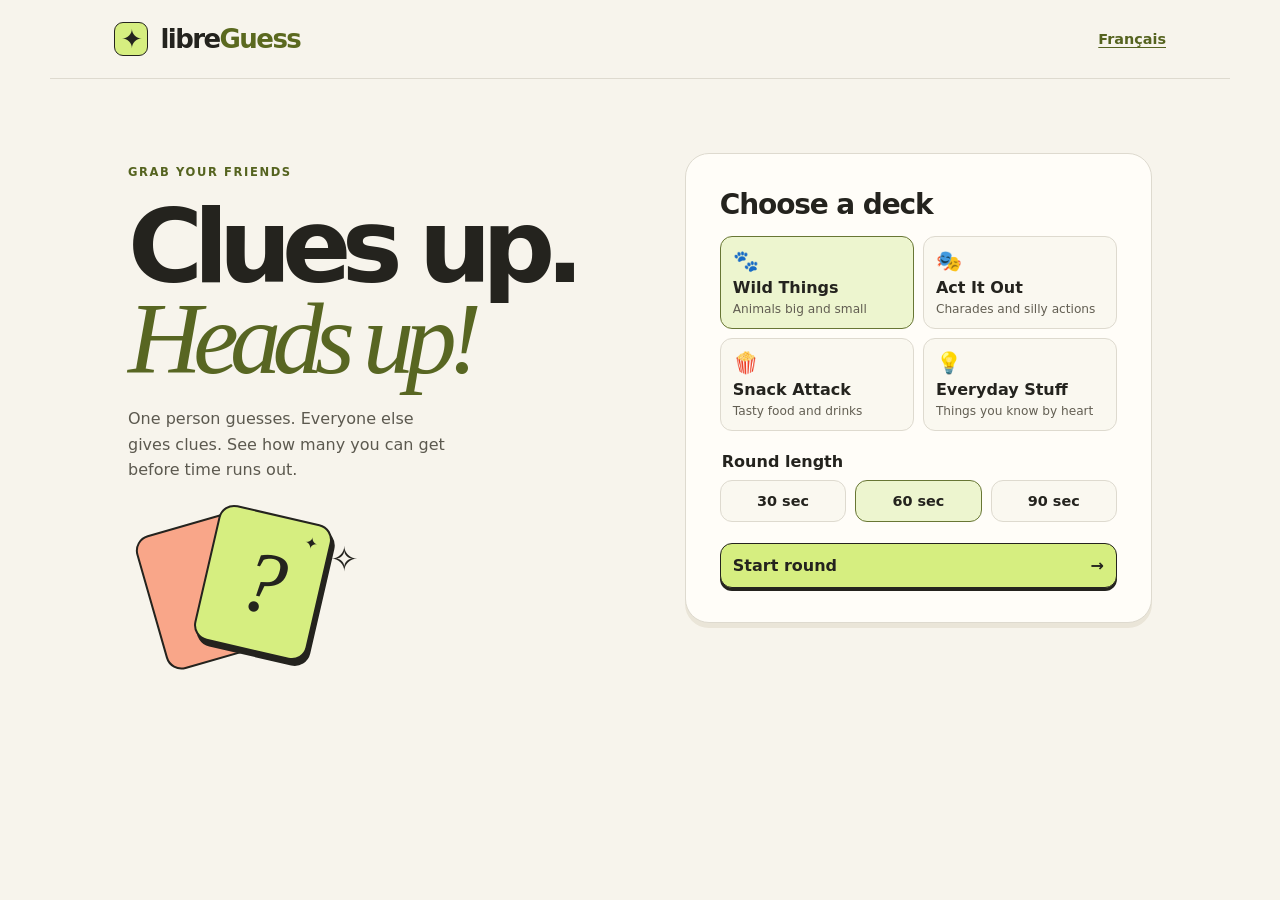
<file: libreGuess/index.html>
<!doctype html>
<html lang="en">
<head>
  <meta charset="utf-8">
  <meta name="viewport" content="width=device-width, initial-scale=1">
  <meta name="theme-color" content="#f7f4ec">
  <title>libreGuess · The party guessing game</title>
  <link rel="stylesheet" href="style.css">
  <script src="game.js" defer></script>
</head>
<body>
  <header class="top"><a class="brand" href="index.html"><span class="logo">✦</span> libre<span>Guess</span></a><a class="language" href="fr.html" lang="fr" hreflang="fr">Français</a></header>
  <main>
    <section id="setup" class="setup">
      <div class="intro">
        <div class="eyebrow">GRAB YOUR FRIENDS</div>
        <h1>Clues up.<br><em>Heads up!</em></h1>
        <p>One person guesses. Everyone else gives clues. See how many you can get before time runs out.</p>
        <div class="art" aria-hidden="true"><div class="paper back"></div><div class="paper front"><b>?</b><span>✦</span></div><span class="spark">✧</span></div>
      </div>
      <div class="settings">
        <h2>Choose a deck</h2>
        <div id="decks" class="decks" role="group" aria-label="Deck"></div>
        <fieldset><legend>Round length</legend>
          <div class="times">
            <label><input type="radio" name="duration" value="30"><span>30 sec</span></label>
            <label><input type="radio" name="duration" value="60" checked><span>60 sec</span></label>
            <label><input type="radio" name="duration" value="90"><span>90 sec</span></label>
          </div>
        </fieldset>
        <button class="primary" id="start">Start round <span aria-hidden="true">→</span></button>
      </div>
    </section>
    <section id="ready" class="stage" hidden>
      <div class="eyebrow">GET READY</div>
      <h2 tabindex="-1">Hold it up!</h2>
      <p>Hold the screen against your forehead, facing your friends. They can describe or act out the word without saying it.</p>
      <p>Tap <strong>Got it</strong> or <strong>Pass</strong>, or use the right and left arrow keys. You can also enable tilt on a supported phone and hold it upright.</p>
      <div class="actions"><button id="back">Back</button><button id="tilt" aria-pressed="false">Enable tilt</button><button id="go" class="primary">Go!</button></div>
      <p id="tilt-status" role="status"></p>
    </section>
    <section id="round" class="stage" hidden>
      <div class="round-top"><span id="deck-name"></span><time id="timer"></time><span id="score"></span></div>
      <div class="prompt"><h2 id="word" tabindex="-1" aria-live="polite"></h2></div>
      <div class="actions"><button id="pass">← Pass</button><button id="correct" class="primary">Got it →</button></div>
      <button id="end" class="text-button">End round</button>
    </section>
    <section id="results" class="stage" hidden>
      <div class="eyebrow">ROUND COMPLETE</div>
      <h2 tabindex="-1" id="total"></h2>
      <p id="summary"></p>
      <ul id="history"></ul>
      <div class="actions"><button id="home">Change deck</button><button id="again" class="primary">Play again →</button></div>
    </section>
  </main>
</body>
</html>
</file>
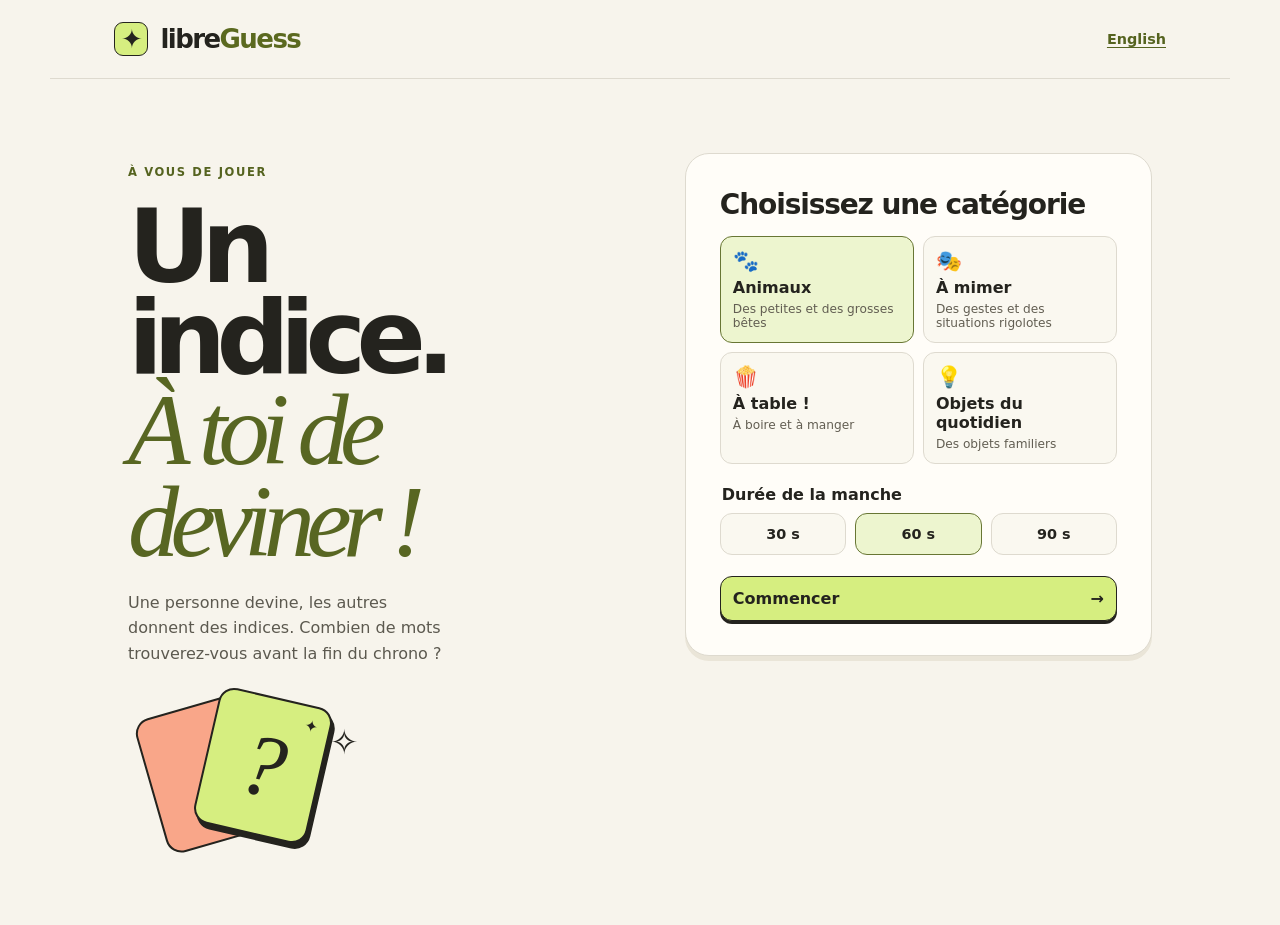
<file: libreGuess/fr.html>
<!doctype html>
<html lang="fr">
<head>
  <meta charset="utf-8">
  <meta name="viewport" content="width=device-width, initial-scale=1">
  <meta name="theme-color" content="#f7f4ec">
  <title>libreGuess · Le jeu de devinettes entre amis</title>
  <link rel="stylesheet" href="style.css">
  <script src="game.js" defer></script>
</head>
<body>
  <header class="top"><a class="brand" href="fr.html"><span class="logo">✦</span> libre<span>Guess</span></a><a class="language" href="index.html" lang="en" hreflang="en">English</a></header>
  <main>
    <section id="setup" class="setup">
      <div class="intro">
        <div class="eyebrow">À VOUS DE JOUER</div>
        <h1>Un indice.<br><em>À toi de deviner !</em></h1>
        <p>Une personne devine, les autres donnent des indices. Combien de mots trouverez-vous avant la fin du chrono ?</p>
        <div class="art" aria-hidden="true"><div class="paper back"></div><div class="paper front"><b>?</b><span>✦</span></div><span class="spark">✧</span></div>
      </div>
      <div class="settings">
        <h2>Choisissez une catégorie</h2>
        <div id="decks" class="decks" role="group" aria-label="Catégorie"></div>
        <fieldset><legend>Durée de la manche</legend>
          <div class="times">
            <label><input type="radio" name="duration" value="30"><span>30 s</span></label>
            <label><input type="radio" name="duration" value="60" checked><span>60 s</span></label>
            <label><input type="radio" name="duration" value="90"><span>90 s</span></label>
          </div>
        </fieldset>
        <button class="primary" id="start">Commencer <span aria-hidden="true">→</span></button>
      </div>
    </section>
    <section id="ready" class="stage" hidden>
      <div class="eyebrow">PRÉPAREZ-VOUS</div>
      <h2 tabindex="-1">Téléphone au front !</h2>
      <p>Tenez l’écran contre votre front, face à vos amis. Ils peuvent décrire ou mimer le mot sans le prononcer.</p>
      <p>Touchez <strong>Trouvé</strong> ou <strong>Passer</strong>, ou utilisez les flèches droite et gauche. Si votre téléphone le permet, activez les gestes et tenez-le à la verticale.</p>
      <div class="actions"><button id="back">Retour</button><button id="tilt" aria-pressed="false">Activer les gestes</button><button id="go" class="primary">C’est parti !</button></div>
      <p id="tilt-status" role="status"></p>
    </section>
    <section id="round" class="stage" hidden>
      <div class="round-top"><span id="deck-name"></span><time id="timer"></time><span id="score"></span></div>
      <div class="prompt"><h2 id="word" tabindex="-1" aria-live="polite"></h2></div>
      <div class="actions"><button id="pass">← Passer</button><button id="correct" class="primary">Trouvé →</button></div>
      <button id="end" class="text-button">Terminer la manche</button>
    </section>
    <section id="results" class="stage" hidden>
      <div class="eyebrow">MANCHE TERMINÉE</div>
      <h2 tabindex="-1" id="total"></h2>
      <p id="summary"></p>
      <ul id="history"></ul>
      <div class="actions"><button id="home">Changer de catégorie</button><button id="again" class="primary">Rejouer →</button></div>
    </section>
  </main>
</body>
</html>
</file>
<file: libreGuess/style.css>
:root { font-family: system-ui, sans-serif; color: #24231e; background: #f7f4ec; --ink: #24231e; --lime: #d6ee80; --line: #dedacf; }
* { box-sizing: border-box; }
body { margin: 0; }
[hidden] { display: none !important; }
.top { max-width: 1180px; margin: auto; padding: 22px clamp(20px, 5vw, 64px); display: flex; align-items: center; justify-content: space-between; gap: 12px; border-bottom: 1px solid var(--line); }
.brand { color: inherit; text-decoration: none; font-weight: 850; letter-spacing: -.06em; font-size: 26px; white-space: nowrap; }
.brand > span:last-child { color: #5b691f; }
.logo { display: inline-grid; place-items: center; width: 34px; height: 34px; background: var(--lime); border: 1px solid var(--ink); border-radius: 9px; margin-right: 5px; }
.eyebrow { font-size: .72rem; font-weight: 850; letter-spacing: .14em; }
main { max-width: 1120px; margin: auto; padding: clamp(24px, 6vw, 74px) clamp(16px, 5vw, 48px); }
.setup { display: grid; grid-template-columns: 1fr 1fr; gap: clamp(26px, 7vw, 100px); align-items: start; }
.intro { padding-top: 12px; }
.eyebrow { color: #55631f; }
h1 { font-size: clamp(58px, 8vw, 112px); letter-spacing: -.095em; line-height: .89; margin: 22px 0; }
h1 em { font-family: Georgia, serif; font-weight: 500; letter-spacing: -.085em; color: #586622; }
p { line-height: 1.6; color: #5c594f; }
.intro p { max-width: 32ch; }
.art { height: 155px; max-width: 240px; position: relative; margin: 30px 0 0 12px; }
.paper { position: absolute; border: 2px solid var(--ink); border-radius: 16px; width: 116px; height: 139px; }
.back { background: #f9a689; transform: rotate(-16deg); top: 8px; left: 9px; }
.front { background: var(--lime); transform: rotate(13deg); left: 65px; display: grid; place-items: center; box-shadow: 4px 5px 0 var(--ink); }
.front b { font: italic 88px/.9 Georgia, serif; }
.front span { position: absolute; top: 9px; right: 11px; }
.spark { position: absolute; left: 190px; top: 26px; font-size: 34px; }
.settings,.stage { background: #fffdf8; border: 1px solid var(--line); border-radius: 24px; padding: clamp(17px, 4vw, 34px); box-shadow: 0 5px 0 #eae5d8; }
h2 { font-size: 28px; letter-spacing: -.04em; margin: 0 0 15px; }
.decks,.times { display: grid; gap: 9px; }
.decks { grid-template-columns: repeat(2, minmax(0, 1fr)); }
button,.times span { font: inherit; font-weight: 750; color: inherit; background: #faf8f0; border: 1px solid var(--line); border-radius: 12px; padding: 12px; cursor: pointer; }
button:hover,.times label:hover span { border-color: var(--ink); }
button:active { transform: translateY(1px); }
button:focus-visible,a:focus-visible,.times input:focus-visible + span { outline: 3px solid #6660a3; outline-offset: 3px; }
.deck { text-align: left; display: flex; flex-direction: column; gap: 5px; }
.deck [aria-hidden] { font-size: 1.3rem; }
.deck small { font-size: .76rem; font-weight: 500; color: #625e52; }
.deck[aria-pressed=true],.times input:checked + span,#tilt[aria-pressed=true] { background: #edf5cf; border-color: #687634; }
fieldset { border: 0; padding: 0; margin: 21px 0; min-width: 0; }
legend { font-weight: 800; margin-bottom: 9px; }
.times { grid-template-columns: repeat(3, 1fr); }
.times label { position: relative; text-align: center; }
.times input { position: absolute; opacity: 0; inset: 0; margin: 0; width: 100%; height: 100%; cursor: pointer; }
.times span { display: block; font-size: .9rem; padding-inline: 3px; }
.primary { background: var(--lime); border-color: var(--ink); box-shadow: 0 3px 0 var(--ink); }
#start { width: 100%; display: flex; justify-content: space-between; }
.stage { max-width: 760px; margin: auto; text-align: center; }
.stage h2 { margin-top: 12px; font-size: clamp(35px, 8vw, 68px); }
.stage p { max-width: 53ch; margin-inline: auto; }
.actions { display: flex; gap: 10px; flex-wrap: wrap; justify-content: center; }
.round-top { display: flex; align-items: center; justify-content: space-between; gap: 8px; font-weight: 750; }
#timer { font-size: 1.65rem; font-variant-numeric: tabular-nums; }
.prompt { display: grid; place-items: center; min-height: min(30vh, 240px); margin: 14px 0; border-radius: 16px; background: #f1ebff; padding: 12px; }
.prompt h2 { margin: 0; overflow-wrap: anywhere; }
.text-button { background: none; border-color: transparent; margin-top: 12px; }
#history { padding: 0; list-style: none; text-align: left; max-width: 440px; margin: 20px auto; }
#history li { border-bottom: 1px solid var(--line); padding: 8px 0; display: flex; justify-content: space-between; gap: 10px; }
#history small { color: #5c594f; }
@media (max-width: 680px) { .setup { grid-template-columns: 1fr; } .art { display: none; } }
@media (orientation: landscape) and (max-height: 500px) { body:has(#round:not([hidden])) .top { display: none; } body:has(#round:not([hidden])) main { padding-block: 8px; } }
@media (prefers-reduced-motion: reduce) { button:active { transform: none; } }
.language { color: #55631f; font-size: .9rem; font-weight: 750; text-underline-offset: 3px; }
</file>
